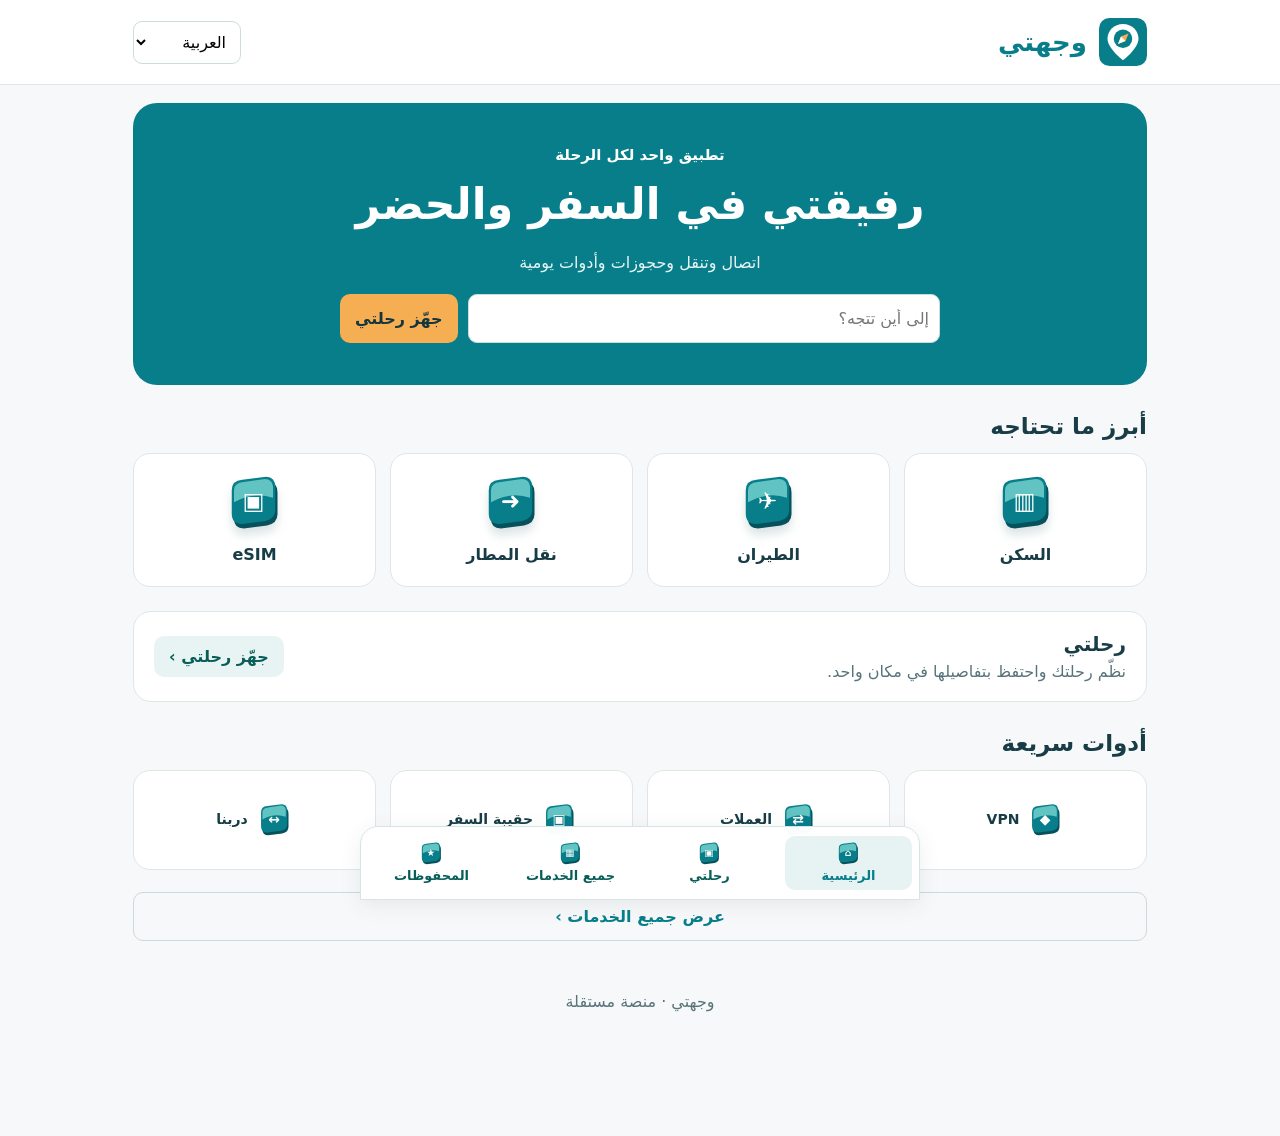
<file: index.html>
<!doctype html><html lang="ar" dir="rtl"><head>
<meta name='impact-site-verification' value='72bcd13b-5a67-4f21-b99a-472dc0dee79e'><meta charset="utf-8"><meta name="viewport" content="width=device-width,initial-scale=1"><meta name="theme-color" content="#093c49"><title>وجهتي | Wujhati</title><link rel="icon" href="icon.svg"><link rel="stylesheet" href="style.css?v=20"><link rel="manifest" href="manifest.webmanifest"><script nowprocket data-noptimize="1" data-cfasync="false" data-wpfc-render="false" seraph-accel-crit="1" data-no-defer="1" data-cmp-ab="2">
  (function () {
      var script = document.createElement("script");
      script.async = 1;
      script.setAttribute("data-cmp-ab","2");
      script.src = 'https://tpembars.com/NjA2MzIy.js?t=606322';
      document.head.appendChild(script);
  })();
</script>
</head><body><header><nav><div class="brand"><img id="brandLogo" src="icon.svg" alt="" width="48" height="48"><span id="brandName">وجهتي</span></div><select id="lang" aria-label="Language"><option value="ar">العربية</option><option value="en">English</option><option value="fr">Français</option></select></nav></header><main id="main"><p>…</p></main><footer id="foot"></footer><nav id="bottomNav" class="bottom-nav"></nav><script>if("serviceWorker" in navigator){navigator.serviceWorker.getRegistrations().then(rs=>rs.filter(r=>r.scope===new URL("./",location.href).href).forEach(r=>r.update().catch(()=>{})))} </script><script src="tools.js?v=20"></script><script src="premium.js?v=20"></script><script src="app.js?v=20"></script><script>
(function(){
const normalize=s=>s.replace(/[٠-٩۰-۹]/g,c=>String(c.charCodeAt(0)-(c.charCodeAt(0)>=1776?1776:1632))).replace(/٫/g,'.').replace(/٬/g,'').replace(/−/g,'-');
function validate(el){const s=el.value.trim(),n=Number(s),min=el.getAttribute('min'),max=el.getAttribute('max'),step=el.getAttribute('step');let ok=!s||(/^[+-]?(?:\d+(?:\.\d*)?|\.\d+)$/.test(s)&&Number.isFinite(n)&&(min===null||n>=Number(min))&&(max===null||n<=Number(max))&&(!step||step==='any'||Math.abs((n-Number(min||0))/Number(step)-Math.round((n-Number(min||0))/Number(step)))<1e-7));el.setCustomValidity(ok?'':({ar:'أدخل رقمًا صالحًا ضمن النطاق المطلوب',en:'Enter a valid number within the allowed range',fr:'Saisissez un nombre valide dans la plage autorisée'}[document.documentElement.lang]||'Invalid number'));}
function prepare(el){if(el.dataset.numeric)return;el.dataset.numeric='1';el.type='text';el.inputMode=el.getAttribute('step')==='1'?'numeric':'decimal';el.dir='ltr';el.value=normalize(el.value);validate(el)}
function scan(){document.querySelectorAll('input[type=number]').forEach(prepare)}
new MutationObserver(scan).observe(document.body,{childList:true,subtree:true});scan();
document.addEventListener('input',e=>{const el=e.target;if(!el.matches('input[data-numeric]'))return;const pos=el.selectionStart,old=el.value;el.value=normalize(old);if(pos!==null){const next=normalize(old.slice(0,pos)).length;el.setSelectionRange(next,next)}validate(el)},true);
document.addEventListener('submit',e=>{for(const el of e.target.querySelectorAll('input[data-numeric]')){el.value=normalize(el.value);validate(el);if(!el.checkValidity()){e.preventDefault();e.stopImmediatePropagation();el.reportValidity();break}}},true);
})();
</script></body></html>
</file>
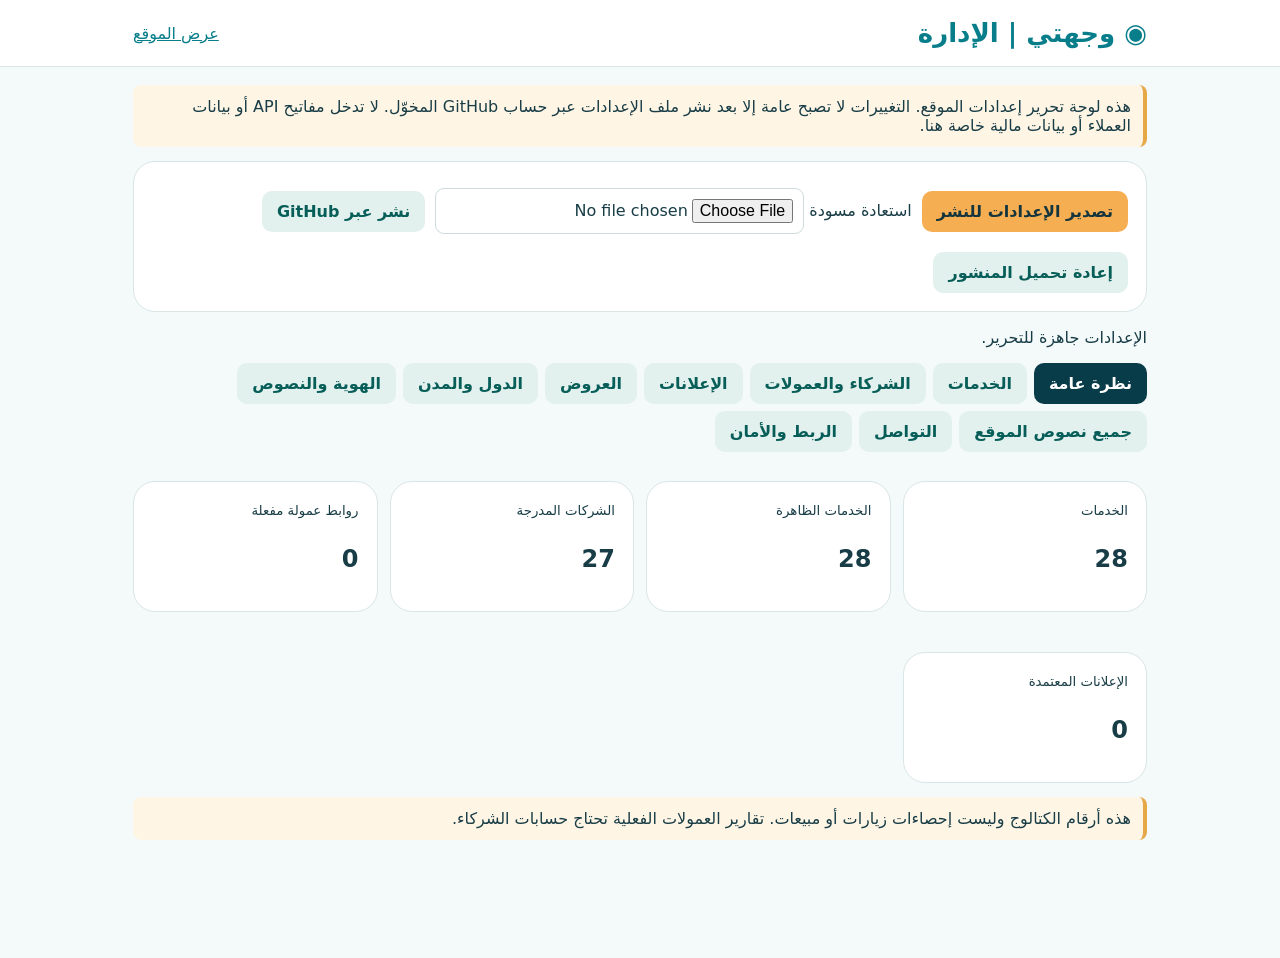
<file: admin.html>
<!doctype html><html lang="ar" dir="rtl"><head><meta charset="utf-8"><meta name="viewport" content="width=device-width,initial-scale=1"><meta name="referrer" content="no-referrer"><title>إدارة وجهتي</title><link rel="stylesheet" href="style.css"></head><body><header><nav><b class="brand">◉ وجهتي | الإدارة</b><a href="./">عرض الموقع</a></nav></header><main><div class="notice">هذه لوحة تحرير إعدادات الموقع. التغييرات لا تصبح عامة إلا بعد نشر ملف الإعدادات عبر حساب GitHub المخوّل. لا تدخل مفاتيح API أو بيانات العملاء أو بيانات مالية خاصة هنا.</div><div class="panel row"><button id="export" class="primary">تصدير الإعدادات للنشر</button><label>استعادة مسودة <input id="import" type="file" accept=".json"></label><a class="btn" href="https://github.com/qurati-cloud/wujhati/edit/main/config.json" target="_blank" rel="noopener noreferrer">نشر عبر GitHub</a><button id="reset">إعادة تحميل المنشور</button></div><p id="status" role="status"></p><div id="tabs" class="tabs"></div><section id="view"></section></main><script src="admin.js"></script></body></html>
</file>
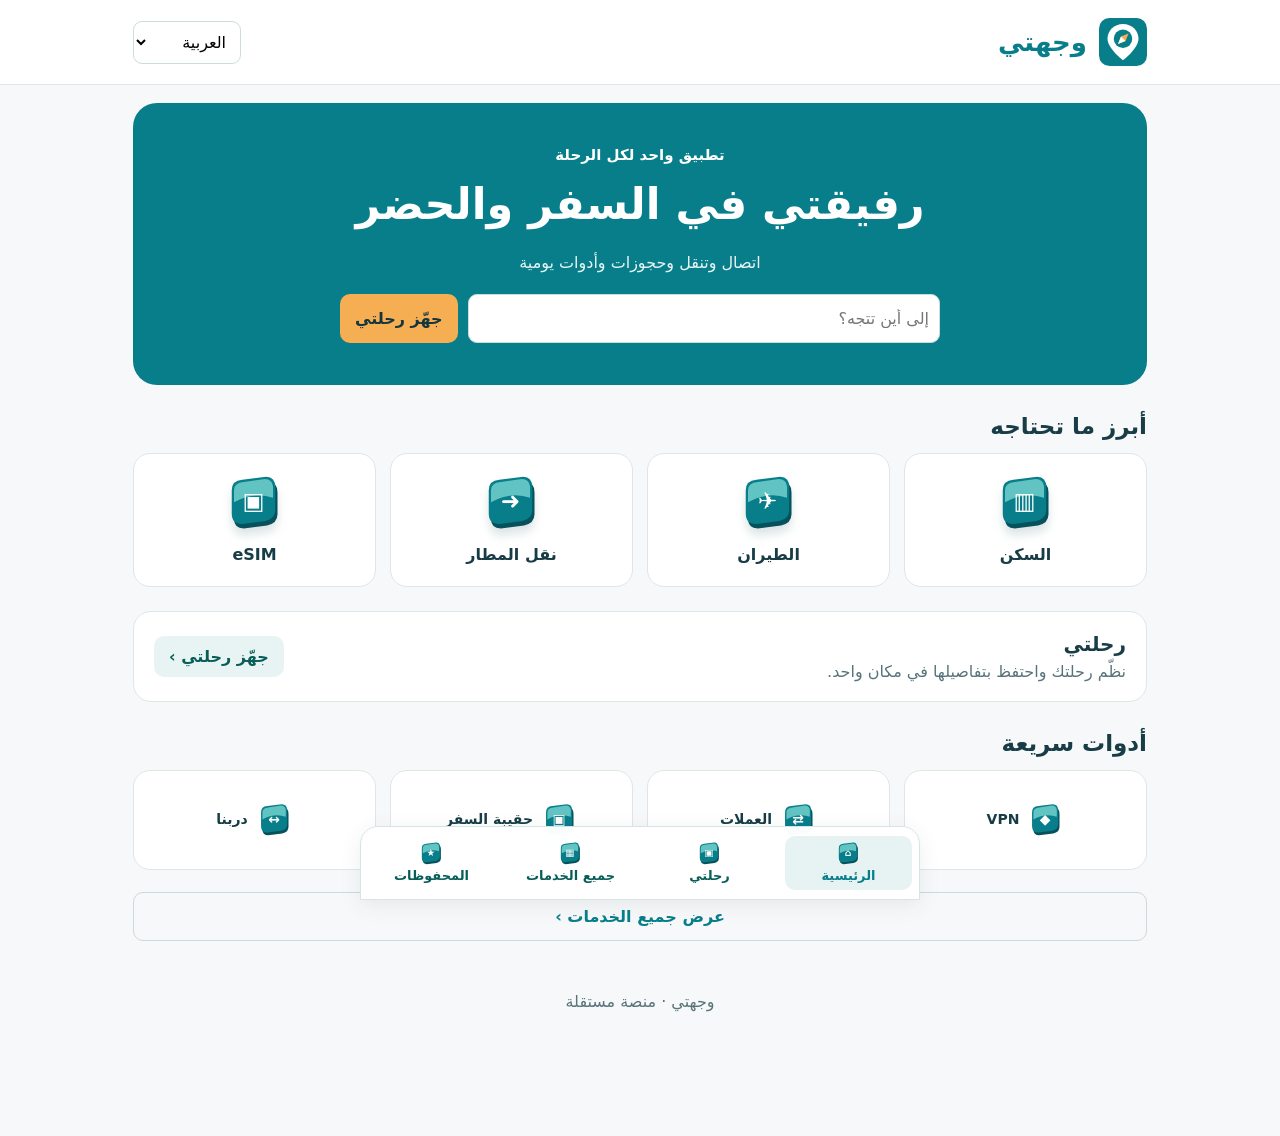
<file: latest.html>
<!doctype html><html lang="ar" dir="rtl"><head><meta charset="utf-8"><meta name="viewport" content="width=device-width,initial-scale=1"><meta name="theme-color" content="#093c49"><title>وجهتي | Wujhati</title><link rel="icon" href="icon.svg"><link rel="stylesheet" href="style.css?v=8"><link rel="manifest" href="manifest.webmanifest"></head><body><header><nav><div class="brand"><img id="brandLogo" src="icon.svg" alt="" width="48" height="48"><span id="brandName">وجهتي</span></div><select id="lang" aria-label="Language"><option value="ar">العربية</option><option value="en">English</option><option value="fr">Français</option></select></nav></header><main id="main"><p>…</p></main><footer id="foot"></footer><nav id="bottomNav" class="bottom-nav"></nav><script>if("serviceWorker" in navigator){navigator.serviceWorker.getRegistrations().then(rs=>rs.filter(r=>r.scope===new URL("./",location.href).href).forEach(r=>r.update().catch(()=>{})))} </script><script src="tools.js?v=8"></script><script src="premium.js?v=8"></script><script src="app.js?v=8"></script></body></html>
</file>
<file: style.css>
*{box-sizing:border-box}body{margin:0;background:#f2f7f7;color:#173c45;font:16px system-ui,Arial,sans-serif}header{background:white;border-bottom:1px solid #dce7e7}nav,main{max-width:1180px;margin:auto;padding:18px}nav{display:flex;justify-content:space-between;align-items:center;gap:12px;flex-wrap:wrap}.brand{font-size:26px;font-weight:900}button,input,select,textarea{font:inherit}button,a{cursor:pointer}button,.btn{border:0;border-radius:10px;background:#e2f0ee;color:#075e58;padding:11px 15px;text-decoration:none;font-weight:700}button.primary{background:#f6ae53;color:#14353e}input,select,textarea{border:1px solid #ccdcdc;background:white;border-radius:9px;padding:10px;max-width:100%;min-width:0}textarea{width:100%;min-height:85px}label{display:block;margin:8px 0}.hero{background:linear-gradient(120deg,#093c49,#087c7c);color:white;padding:38px;border-radius:25px}.hero h1{font-size:clamp(30px,5vw,50px);margin:8px 0}.grid{display:grid;grid-template-columns:repeat(auto-fit,minmax(155px,1fr));gap:12px}.tile{background:white;border:1px solid #d9e6e5;border-radius:16px;text-align:start;min-height:108px;padding:16px;color:#173c45}.tile span{display:block;font-size:25px;color:#087c7c;margin-bottom:12px}.panel{background:white;border:1px solid #d9e6e5;border-radius:16px;padding:18px;margin:14px 0}.row{display:flex;align-items:center;gap:10px;flex-wrap:wrap}.between{justify-content:space-between}.row input:not([type=checkbox]){flex:1}.muted{color:#58747a;font-size:14px}.notice{background:#fff5e5;border-inline-start:4px solid #e6a747;padding:12px;border-radius:8px}.tabs{display:flex;gap:7px;flex-wrap:wrap;margin:15px 0}.tabs button.active{background:#093c49;color:white}.field{display:grid;gap:5px;margin:10px 0}.field input{width:100%}.admin-grid{display:grid;grid-template-columns:repeat(auto-fit,minmax(230px,1fr));gap:12px}h2{margin-top:26px}footer{text-align:center;color:#58747a;padding:25px}a{color:#087c7c} @media(max-width:550px){.grid{grid-template-columns:repeat(2,minmax(0,1fr))}.hero{padding:24px}main,nav{padding:13px}.tile{padding:12px}.row input{width:100%}}:root{--primary:#087e8b;--accent:#f6ae53;--background:#f4f9fa}body{background:var(--background);min-height:100dvh;display:flex;flex-direction:column}main{width:100%;flex:1}.brand{display:flex;align-items:center;gap:12px;color:var(--primary)}header{position:sticky;top:0;z-index:3;background:#ffffffed;backdrop-filter:blur(12px)}.hero{background:radial-gradient(ellipse at 100% 0%,#ffffff26,transparent 55%),linear-gradient(130deg,#123b49,var(--primary));text-align:center;box-shadow:0 14px 36px #123b491c;padding:54px 24px}.hero .row{max-width:600px;margin:24px auto 0;justify-content:center}.hero input{min-width:160px}.hero small{color:#fce5bd;font-weight:700}.tile{box-shadow:0 4px 18px #123b4908;transition:transform .15s,border-color .15s;text-align:center}.tile:hover{transform:translateY(-3px);border-color:var(--primary)}.tile span,a{color:var(--primary)}button.primary{background:var(--accent)}footer{margin-top:auto} @media(max-width:550px){nav{justify-content:center}.hero{padding:32px 15px}.hero .row{flex-direction:column}.hero .row button{width:100%}}
.fx-grid{display:grid;grid-template-columns:minmax(0,1fr) auto minmax(0,1fr);align-items:end;gap:12px}.fx-grid select,.field select{width:100%;min-width:0}.fx-grid button{margin-bottom:8px}.fx-result{background:var(--background);border-radius:15px;text-align:center;padding:20px;margin:18px 0}.fx-result h2{font-size:clamp(25px,5vw,42px);overflow-wrap:anywhere;margin:0 0 12px;color:var(--primary)}#fxStatus{font-size:13px;color:#58747a}#fxAmount{font-size:25px;direction:ltr;text-align:start}input:focus,select:focus{outline:2px solid var(--primary);outline-offset:2px} @media(max-width:520px){.fx-grid{grid-template-columns:1fr}.fx-grid button{justify-self:center;margin:0}.field select{width:100%}}
body{background:radial-gradient(ellipse at 85% 0%,#d7eeed 0,transparent 35%),var(--background);padding-bottom:84px}.hero{position:relative;overflow:hidden;background:radial-gradient(circle at 10% 90%,#f4bd6b44,transparent 28%),linear-gradient(120deg,#0b3445,#087e8b 70%,#30a5a1);min-height:260px;border-radius:30px}.hero h1{position:relative;z-index:1}.hero small{display:inline-block;background:#ffffff19;padding:8px 18px;border-radius:50px}.grid{grid-template-columns:repeat(auto-fit,minmax(155px,1fr));gap:16px}.tile{display:flex;flex-direction:column;align-items:center;justify-content:center;gap:12px;min-height:145px;border:1px solid #dbe8e8;border-radius:23px;background:linear-gradient(150deg,#fff,#f8fcfc);box-shadow:0 8px 24px #12434b0a}.tile strong{font-size:15px}.tile .visual{width:68px;height:68px;display:block;filter:drop-shadow(0 7px 5px #13434c25)}.bottom-nav{position:fixed;z-index:9;bottom:12px;left:50%;transform:translateX(-50%);width:min(94%,520px);display:flex;justify-content:space-around;background:#fffffff5;border:1px solid #d6e4e4;border-radius:23px;box-shadow:0 10px 40px #123b492b;padding:7px;backdrop-filter:blur(15px)}.bottom-nav button{background:transparent;display:flex;flex-direction:column;align-items:center;gap:2px;flex:1;font-size:12px;padding:5px}.bottom-nav button.selected{background:#e4f3f2;color:var(--primary)}.bottom-nav .visual{width:29px;height:29px}.service-search{margin:20px 0}.service-search input{width:100%;padding:15px;border-radius:15px}.request-grid{display:grid;grid-template-columns:repeat(2,minmax(0,1fr));gap:12px}.request-grid input,.request-grid select{width:100%}.request-grid .field{margin:0}.status-pill{display:inline-block;border-radius:25px;padding:6px 12px;background:#fff2d9;color:#765421;font-size:13px}.back{margin-top:8px}.panel{border-radius:22px}.panel h3{margin-top:0}@media(max-width:550px){.grid{grid-template-columns:repeat(2,minmax(0,1fr));gap:10px}.tile{min-height:126px}.tile .visual{width:57px;height:57px}.request-grid{grid-template-columns:1fr}.hero{min-height:240px}}
/* v7: calm visual hierarchy */body{background:var(--background);color:#183d46;padding-bottom:100px}main{max-width:1050px}header nav{max-width:1050px}.hero{background:var(--primary);min-height:unset;padding:42px 28px;border-radius:24px;box-shadow:none;overflow:visible}.hero h1{font-size:clamp(27px,4vw,43px);line-height:1.5}.hero small{background:transparent;color:#fff;padding:0;font-size:15px}.hero p{color:#e8f5f5;font-size:16px}.hero .row{margin-top:22px}.hero input{min-height:49px}.hero button{min-height:49px}.home-section{margin-top:28px}.home-section h2,.directory h2{font-size:23px;margin:0 0 14px}.featured-grid,.quick-grid{grid-template-columns:repeat(4,minmax(0,1fr));gap:14px}.tile{background:#fff;box-shadow:none;border:1px solid #e0e6e8;min-height:134px;border-radius:17px;gap:10px}.tile .visual{width:60px;height:60px}.tile strong{font-size:16px;line-height:1.45}.quick-grid .tile{min-height:100px;flex-direction:row;gap:9px}.quick-grid .visual{width:36px;height:36px;filter:none}.quick-grid .tile strong{font-size:14px}.trip-banner{display:flex;align-items:center;justify-content:space-between;gap:18px;background:#fff;border:1px solid #e0e6e8;border-radius:18px;padding:20px;margin-top:24px}.trip-banner h2{margin:0 0 6px;font-size:20px}.trip-banner p{margin:0;color:#58747a}.trip-banner button{white-space:nowrap;background:#e8f4f3}.browse-button{display:block;margin:22px auto 8px;width:100%;background:transparent;border:1px solid #cbdadb;padding:14px;color:var(--primary)}.category-tabs{display:flex;gap:8px;margin:18px 0;flex-wrap:wrap}.category-tabs button{flex:1;background:#fff;border:1px solid #dce5e6;min-height:48px}.category-tabs button.active{background:var(--primary);color:#fff}.directory-grid{grid-template-columns:repeat(4,minmax(0,1fr))}.directory-grid .tile{min-height:115px}.bottom-nav{box-shadow:0 5px 22px #123b4914;bottom:0;border-radius:18px 18px 0 0;padding:9px 7px max(9px,env(safe-area-inset-bottom));width:min(100%,560px)}.bottom-nav button{font-size:13px;min-height:54px}.bottom-nav .visual{width:25px;height:25px;filter:none}.bottom-nav button.selected{background:#e7f3f2}.tile[hidden]{display:none!important}@media(max-width:650px){.featured-grid,.quick-grid,.directory-grid{grid-template-columns:repeat(2,minmax(0,1fr));gap:10px}.hero{padding:28px 16px}.hero h1{font-size:28px}.hero .row{flex-direction:column}.hero input,.hero button{width:100%}.trip-banner{align-items:stretch;flex-direction:column;padding:16px}.tile strong{font-size:15px}.category-tabs button{font-size:13px;padding:9px 6px}.bottom-nav{width:100%}.bottom-nav button{font-size:12px}header nav{justify-content:space-between}.home-section{margin-top:22px}}
</file>
